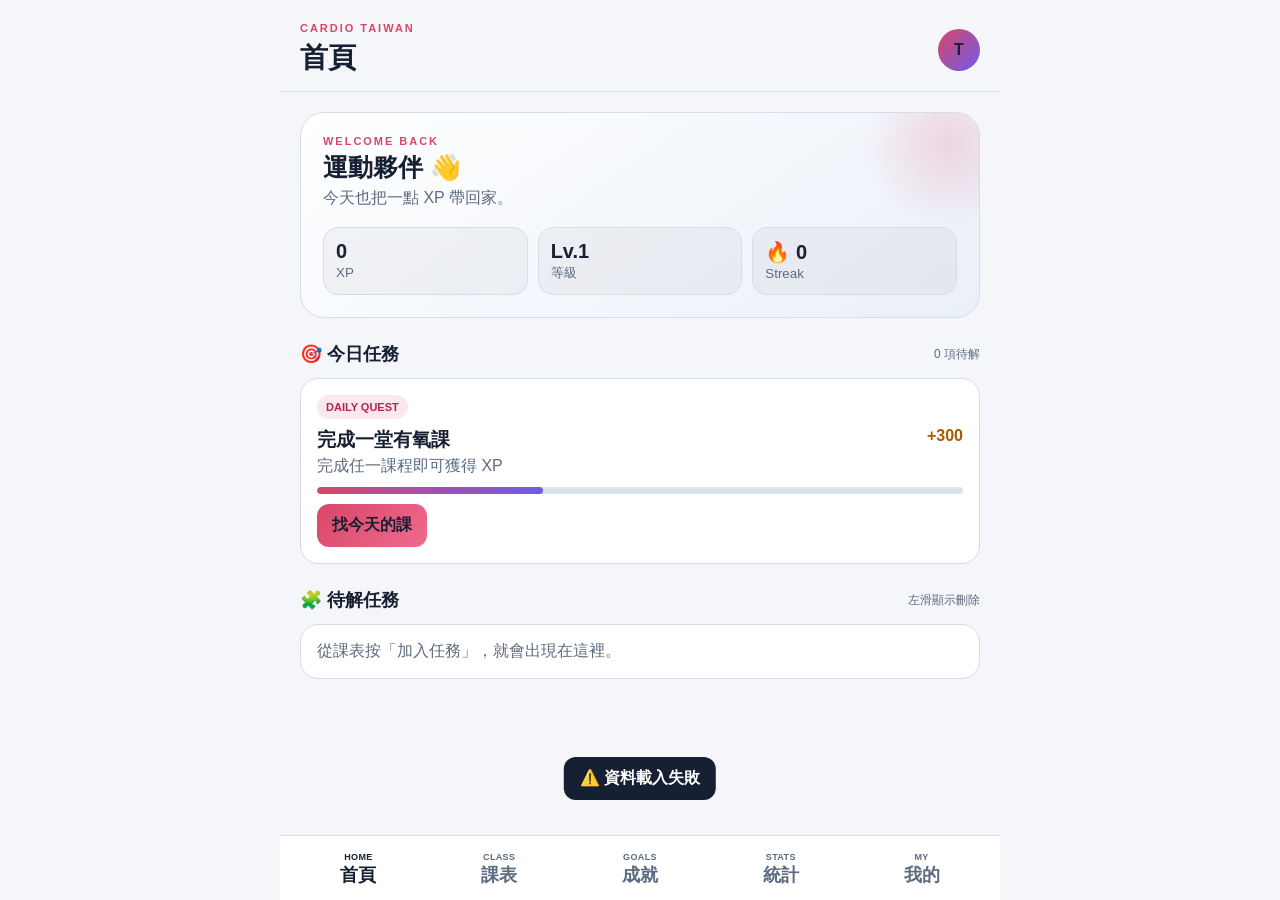
<file: index.html>
<!doctype html><html lang="zh-Hant"><head>  <meta charset="UTF-8">  <meta name="viewport" content="width=device-width,initial-scale=1,viewport-fit=cover">  <meta name="theme-color" content="#0b0d12">  <title>Cardio Taiwan</title>  <link rel="manifest" href="manifest.webmanifest">  <link rel="stylesheet" href="styles.css"></head><body>  <div class="app">    <header class="topbar">      <div>        <div class="eyebrow">CARDIO TAIWAN</div>        <h1 id="pageTitle">首頁</h1>      </div>      <div class="avatar" id="avatar">T</div>    </header>    <main id="content"></main>    <nav class="bottom-nav" aria-label="主選單">
      <button data-tab="home" class="active"><span class="nav-en">HOME</span><span>首頁</span></button>
      <button data-tab="classes"><span class="nav-en">CLASS</span><span>課表</span></button>
      <button data-tab="badges"><span class="nav-en">GOALS</span><span>成就</span></button>
      <button data-tab="social"><span class="nav-en">STATS</span><span>統計</span></button>
      <button data-tab="profile"><span class="nav-en">MY</span><span>我的</span></button>
    </nav>  </div>  <div id="toast" class="toast"></div>  <script src="app.js"></script></body></html>
</file>
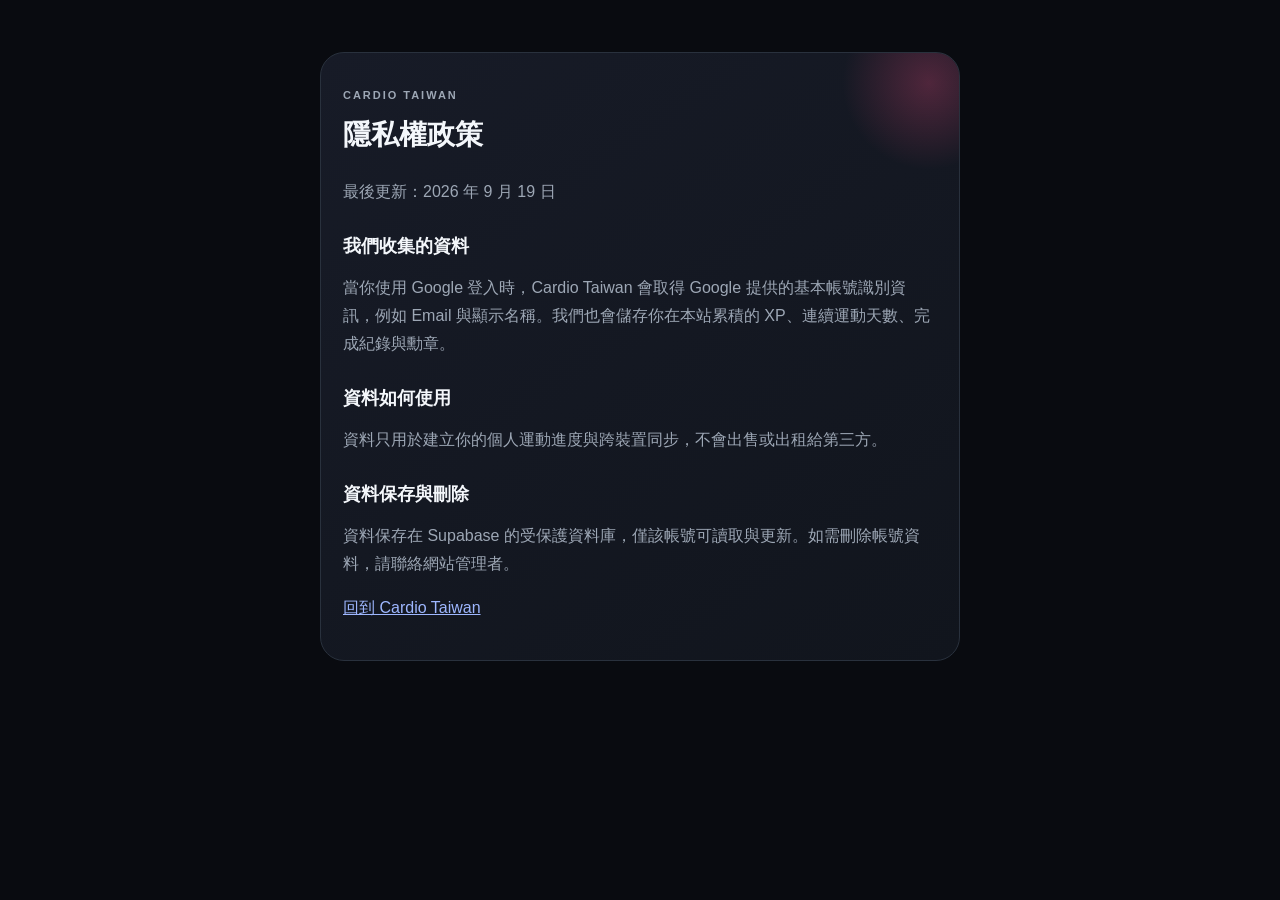
<file: privacy.html>
<!doctype html>
<html lang="zh-Hant">
<head>
  <meta charset="utf-8">
  <meta name="viewport" content="width=device-width, initial-scale=1">
  <title>隱私權政策｜Cardio Taiwan</title>
  <link rel="stylesheet" href="styles.css">
</head>
<body>
  <main class="app"><section class="hero policy-page">
    <p class="eyebrow">CARDIO TAIWAN</p>
    <h1>隱私權政策</h1>
    <p>最後更新：2026 年 9 月 19 日</p>
    <h2>我們收集的資料</h2>
    <p>當你使用 Google 登入時，Cardio Taiwan 會取得 Google 提供的基本帳號識別資訊，例如 Email 與顯示名稱。我們也會儲存你在本站累積的 XP、連續運動天數、完成紀錄與勳章。</p>
    <h2>資料如何使用</h2>
    <p>資料只用於建立你的個人運動進度與跨裝置同步，不會出售或出租給第三方。</p>
    <h2>資料保存與刪除</h2>
    <p>資料保存在 Supabase 的受保護資料庫，僅該帳號可讀取與更新。如需刪除帳號資料，請聯絡網站管理者。</p>
    <p><a href="/">回到 Cardio Taiwan</a></p>
  </section></main>
</body>
</html>
</file>
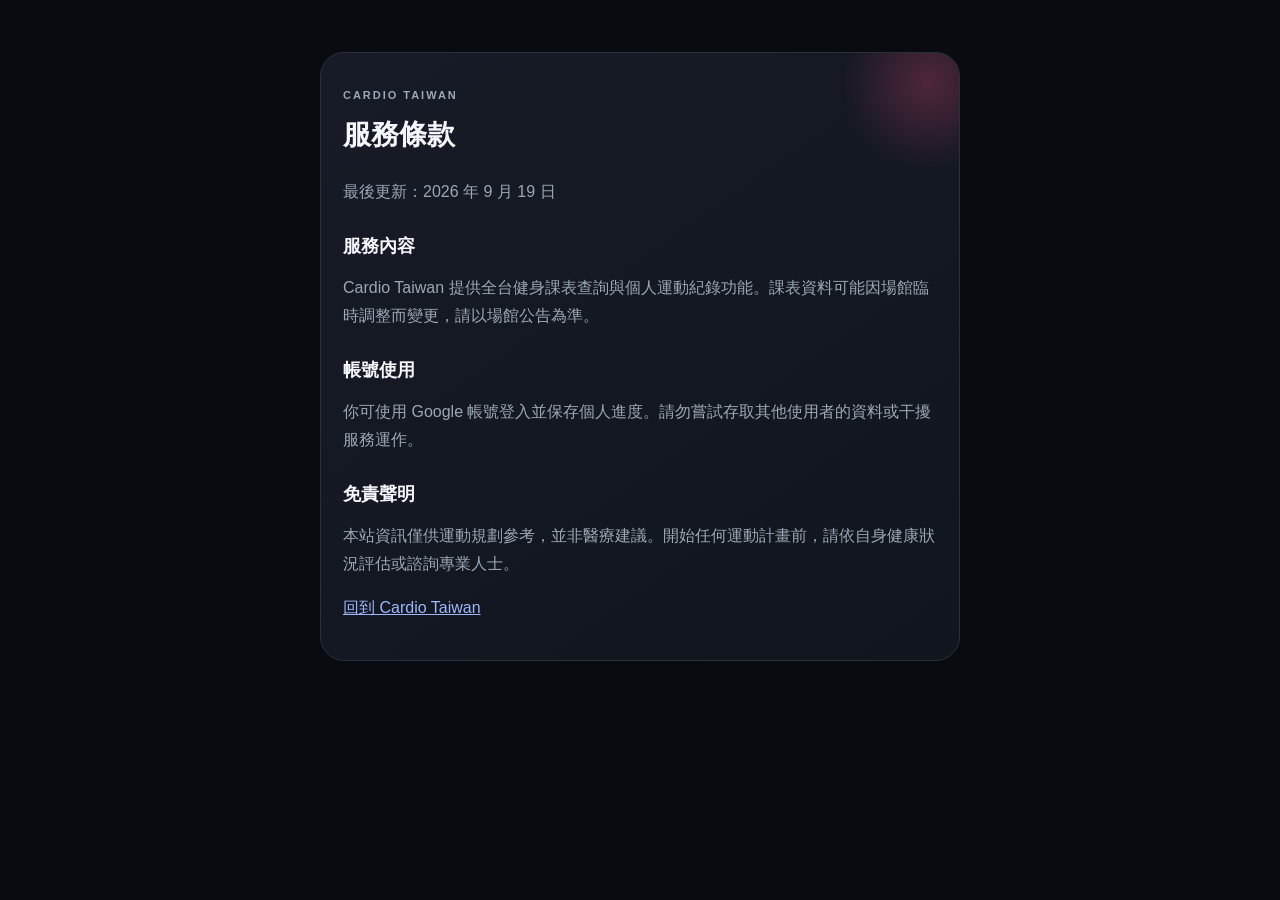
<file: terms.html>
<!doctype html>
<html lang="zh-Hant">
<head>
  <meta charset="utf-8">
  <meta name="viewport" content="width=device-width, initial-scale=1">
  <title>服務條款｜Cardio Taiwan</title>
  <link rel="stylesheet" href="styles.css">
</head>
<body>
  <main class="app"><section class="hero policy-page">
    <p class="eyebrow">CARDIO TAIWAN</p>
    <h1>服務條款</h1>
    <p>最後更新：2026 年 9 月 19 日</p>
    <h2>服務內容</h2>
    <p>Cardio Taiwan 提供全台健身課表查詢與個人運動紀錄功能。課表資料可能因場館臨時調整而變更，請以場館公告為準。</p>
    <h2>帳號使用</h2>
    <p>你可使用 Google 帳號登入並保存個人進度。請勿嘗試存取其他使用者的資料或干擾服務運作。</p>
    <h2>免責聲明</h2>
    <p>本站資訊僅供運動規劃參考，並非醫療建議。開始任何運動計畫前，請依自身健康狀況評估或諮詢專業人士。</p>
    <p><a href="/">回到 Cardio Taiwan</a></p>
  </section></main>
</body>
</html>
</file>
<file: styles.css>
:root{
  --bg:#090b10;--panel:#12161e;--panel2:#181e28;--line:#29313d;
  --text:#f4f7fb;--muted:#9da7b5;--accent:#ff4f86;--accent2:#8b7cff;
  --green:#39d98a;--yellow:#ffd166;--topbar:rgba(9,11,16,.9);--hero-a:#171b27;--hero-b:#11151d;--glow:rgba(255,79,134,.25);--stat:rgba(255,255,255,.04);--pill-bg:rgba(255,79,134,.12);--pill-text:#ff8eaf;--progress:#252b35;--primary2:#ff6aa0;--mini:#272e3a;--link:#9eb7ff;--toast-bg:#eef2f7;--toast-text:#111;
}
*{box-sizing:border-box} body{margin:0;background:var(--bg);color:var(--text);font-family:-apple-system,BlinkMacSystemFont,"SF Pro Display","Noto Sans TC",sans-serif}
button{font:inherit;color:inherit}.app{max-width:720px;margin:auto;min-height:100vh;padding-bottom:92px}
.topbar{position:sticky;top:0;z-index:5;background:var(--topbar);backdrop-filter:blur(18px);padding:22px 20px 14px;border-bottom:1px solid var(--line);display:flex;justify-content:space-between;align-items:center}
.eyebrow{font-size:11px;letter-spacing:.18em;color:var(--accent);font-weight:800}h1{font-size:28px;margin:5px 0 0}.avatar{width:42px;height:42px;border-radius:50%;display:grid;place-items:center;background:linear-gradient(135deg,var(--accent),var(--accent2));font-weight:900}
main{padding:20px}.hero{background:linear-gradient(145deg,var(--hero-a),var(--hero-b));border:1px solid var(--line);border-radius:24px;padding:22px;position:relative;overflow:hidden}
.hero:after{content:"";position:absolute;width:180px;height:180px;right:-60px;top:-60px;border-radius:50%;background:radial-gradient(circle,var(--glow),transparent 68%)}
.hero h2{margin:4px 0;font-size:25px}.muted{color:var(--muted)}.stats{display:grid;grid-template-columns:repeat(3,1fr);gap:10px;margin-top:18px}.stat{background:var(--stat);border:1px solid var(--line);border-radius:15px;padding:12px}.stat b{display:block;font-size:20px}.stat small{color:var(--muted)}
.section{margin-top:24px}.section-title{display:flex;justify-content:space-between;align-items:center;margin-bottom:12px}.section-title h3{margin:0;font-size:18px}.section-title span{font-size:12px;color:var(--muted)}
.quest,.class-card,.post,.badge{background:var(--panel);border:1px solid var(--line);border-radius:18px;padding:16px;margin-bottom:11px}.row{display:flex;justify-content:space-between;gap:12px;align-items:center}.pill{display:inline-flex;padding:6px 9px;border-radius:999px;background:var(--pill-bg);color:var(--pill-text);font-size:11px;font-weight:800}.xp{color:var(--yellow);font-weight:800}.progress{height:7px;background:var(--progress);border-radius:99px;overflow:hidden;margin:10px 0}.progress>i{display:block;height:100%;background:linear-gradient(90deg,var(--accent),var(--accent2));border-radius:99px}
.primary{border:0;background:linear-gradient(135deg,var(--accent),var(--primary2));padding:11px 15px;border-radius:12px;font-weight:800;cursor:pointer}.ghost{background:var(--panel2);border:1px solid var(--line);padding:10px 13px;border-radius:12px;cursor:pointer}
.filterbar{display:flex;gap:8px;overflow:auto;padding-bottom:4px}.filterbar button{white-space:nowrap}.class-card .row>div:first-child{min-width:0;flex:1}.class-time{font-size:23px;font-weight:900}.class-name{font-size:17px;font-weight:800;margin:4px 0;line-height:1.25;white-space:nowrap}.class-name.tight{font-size:13px}.class-name.compact{font-size:11px;letter-spacing:-.02em}.class-meta{font-size:12px;color:var(--muted);line-height:1.7;white-space:nowrap;overflow:hidden;text-overflow:ellipsis}.source{font-size:11px;color:var(--muted);margin-top:8px}.source a{color:var(--link)}
.badge-grid{display:grid;grid-template-columns:repeat(2,1fr);gap:10px}.badge{min-height:150px;margin:0}.badge-icon{font-size:36px}.badge.locked{opacity:.38}.badge h4{margin:8px 0 4px}.badge p{font-size:12px;color:var(--muted);margin:0}
.search{width:100%;background:var(--panel);border:1px solid var(--line);border-radius:13px;padding:13px;color:var(--text);outline:none;margin-bottom:10px}
.post-header{display:flex;align-items:center;gap:10px}.mini-avatar{width:34px;height:34px;border-radius:50%;background:var(--mini);display:grid;place-items:center;font-weight:800}.post p{line-height:1.6}.actions{display:flex;gap:8px;color:var(--muted);font-size:13px}
.profile-card{text-align:center}.big-avatar{width:82px;height:82px;border-radius:50%;margin:4px auto 10px;display:grid;place-items:center;font-size:30px;font-weight:900;background:linear-gradient(135deg,var(--accent),var(--accent2))}
.google-login-card{text-align:center}.google-login-card h3{margin:0 0 8px}.google-login{width:100%;margin-top:16px;border:1px solid #cfd5df;background:#fff;color:#1f2937;border-radius:12px;padding:12px 15px;font-weight:800;cursor:pointer}.google-login span{display:inline-grid;place-items:center;width:20px;height:20px;margin-right:8px;border-radius:50%;background:#4285f4;color:#fff;font-weight:900}
.profile-settings label,.community-filters label{display:grid;gap:6px;margin:13px 0;color:var(--muted);font-size:13px;font-weight:700}.profile-settings input,.profile-settings select,.community-filters select,.community-form textarea{width:100%;background:var(--panel2);border:1px solid var(--line);border-radius:11px;padding:12px;color:var(--text);font:inherit}.profile-settings .primary,.community-form .primary{width:100%;margin-top:5px}.community-filters{display:grid;grid-template-columns:1fr 1fr;gap:10px}.community-filters label{margin:0}.community-form h3{margin-top:0}.community-form textarea{min-height:104px;resize:vertical;margin:8px 0}.ig-link{display:block;color:#f08bb0;font-size:12px;margin-top:2px;text-decoration:none}.ig-link:hover{text-decoration:underline}
.card-actions{display:grid;gap:8px;min-width:94px}.card-actions button{padding:9px}.saved-task-list{display:grid;gap:8px;margin-top:14px}.task-swipe{position:relative;overflow:hidden;border-radius:12px}.task-delete{position:absolute;inset:0 0 0 auto;width:104px;border:0;background:#dc3d52;color:#fff;font-weight:800;cursor:pointer}.saved-task{position:relative;padding:12px;border:1px solid var(--line);border-radius:12px;background:var(--panel);display:grid;gap:7px;touch-action:pan-y;transition:transform .22s cubic-bezier(.2,.8,.2,1),opacity .18s;will-change:transform}.task-swipe.swiped .saved-task{transform:translateX(-104px)}.saved-task span{font-size:12px;color:var(--muted)}.saved-task.expired{opacity:.42;filter:grayscale(1)}.leaderboard{margin:0 0 12px}.leaderboard h3{margin:0 0 10px}.rank-row{display:flex;justify-content:space-between;gap:12px;padding:10px 0;border-top:1px solid var(--line)}.rank-row span{color:var(--yellow);font-weight:800}
.policy-page{margin:32px 20px}.policy-page h1{margin-bottom:24px}.policy-page h2{font-size:18px;margin-top:28px}.policy-page p{color:var(--muted);line-height:1.75}.policy-page a{color:var(--link)}
.account-actions{display:grid;grid-template-columns:repeat(2,minmax(0,1fr));gap:8px}.account-actions:has(:only-child){grid-template-columns:1fr}.admin-search{display:grid;grid-template-columns:1fr auto;gap:8px;margin:12px 0}.admin-search input{min-width:0}.admin-members{display:grid;gap:2px}.danger{border-color:#dc3d52!important;color:#ff8392!important}.bottom-nav{position:fixed;bottom:0;left:50%;transform:translateX(-50%);width:min(720px,100%);display:grid;grid-template-columns:repeat(5,1fr);padding:12px 8px calc(12px + env(safe-area-inset-bottom));background:var(--nav-bg,rgba(12,15,21,.94));backdrop-filter:blur(18px);border-top:1px solid var(--line);z-index:10}.bottom-nav button{border:0;background:none;color:var(--muted);display:grid;grid-template-rows:10px 18px;align-content:center;justify-items:center;gap:4px;min-height:40px;font-size:18px;font-weight:800;line-height:1;white-space:nowrap;cursor:pointer}.bottom-nav .nav-en{display:block;min-width:4.1em;height:10px;line-height:10px;text-align:center;font-size:9px;font-weight:800;letter-spacing:.04em}.bottom-nav button>span:not(.nav-en){display:block;height:18px;line-height:18px}.bottom-nav button.active{color:var(--text)}
.toast{position:fixed;left:50%;bottom:100px;transform:translate(-50%,20px);background:var(--toast-bg);color:var(--toast-text);padding:11px 16px;border-radius:12px;font-weight:800;opacity:0;pointer-events:none;transition:.25s;z-index:20}.toast.show{opacity:1;transform:translate(-50%,0)}
@media(min-width:650px){.badge-grid{grid-template-columns:repeat(3,1fr)}}
@media(max-width:420px){.community-filters{grid-template-columns:1fr}}
</file>
